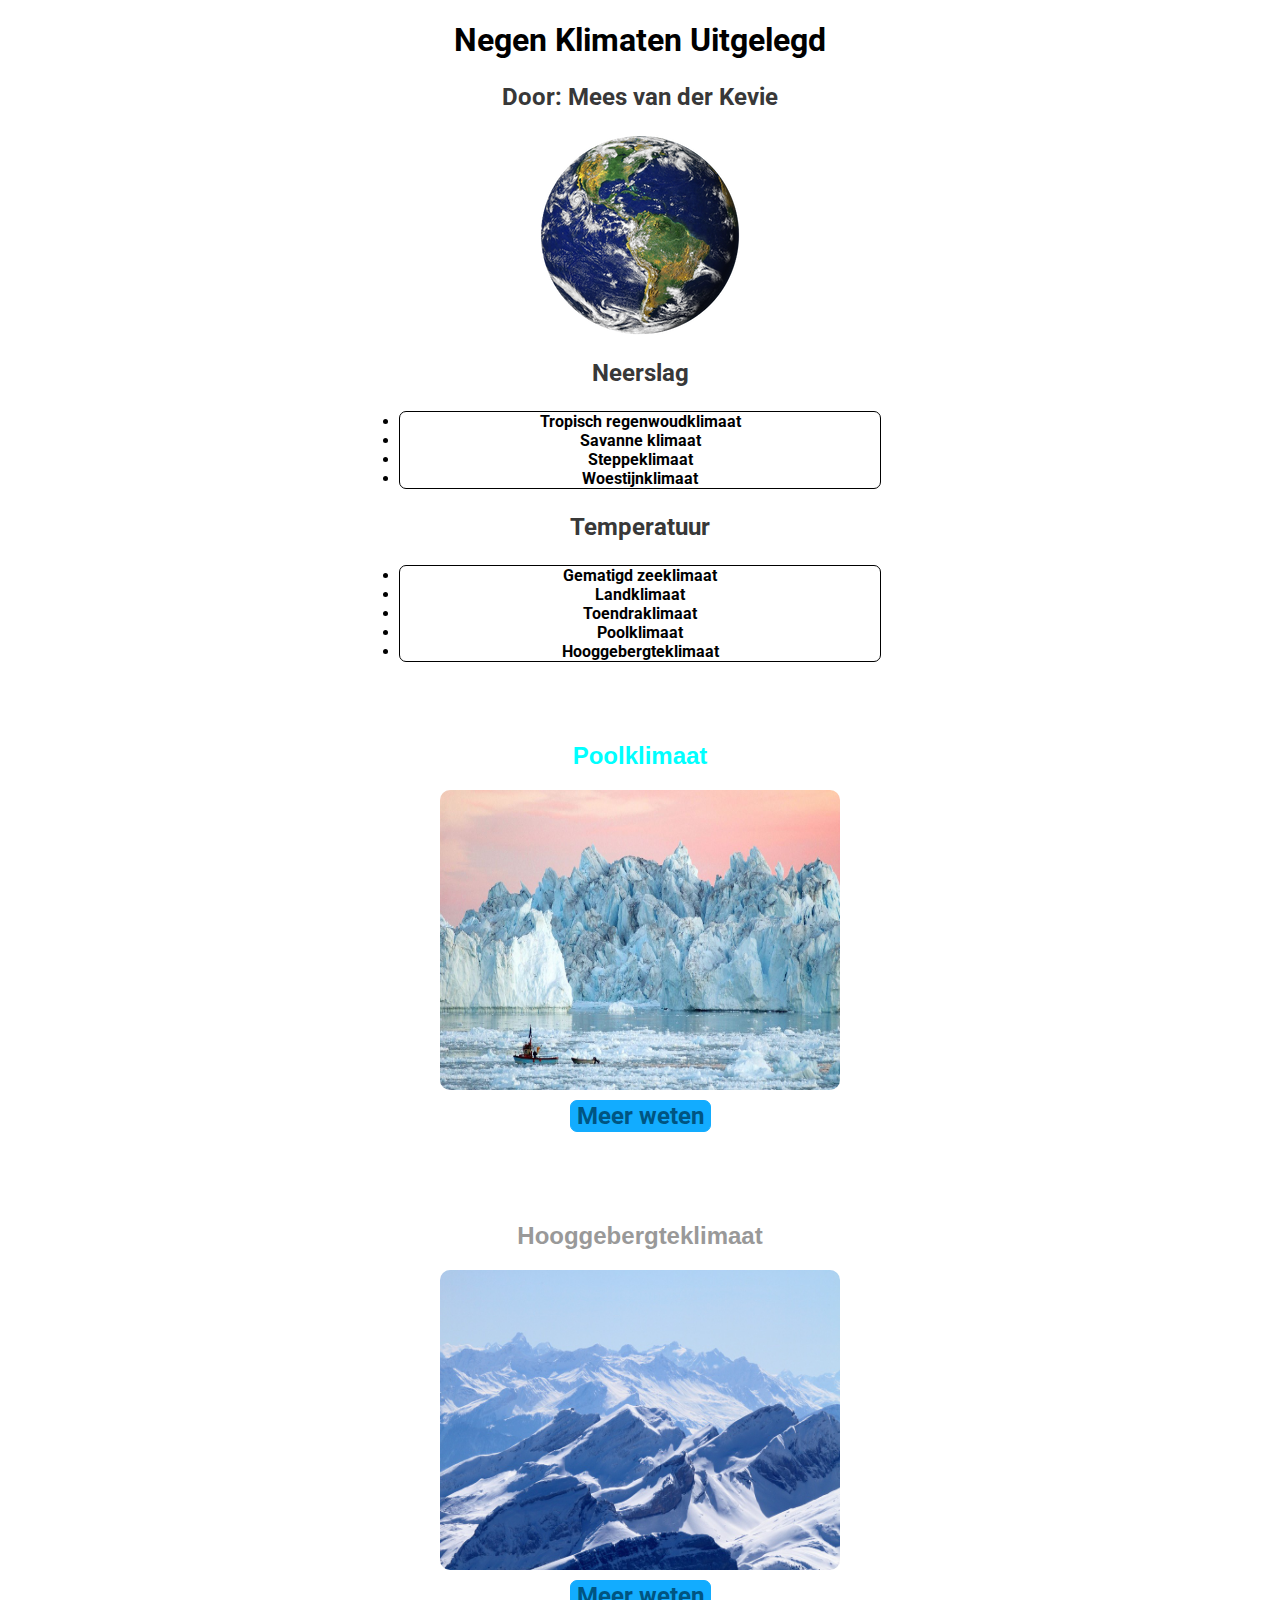
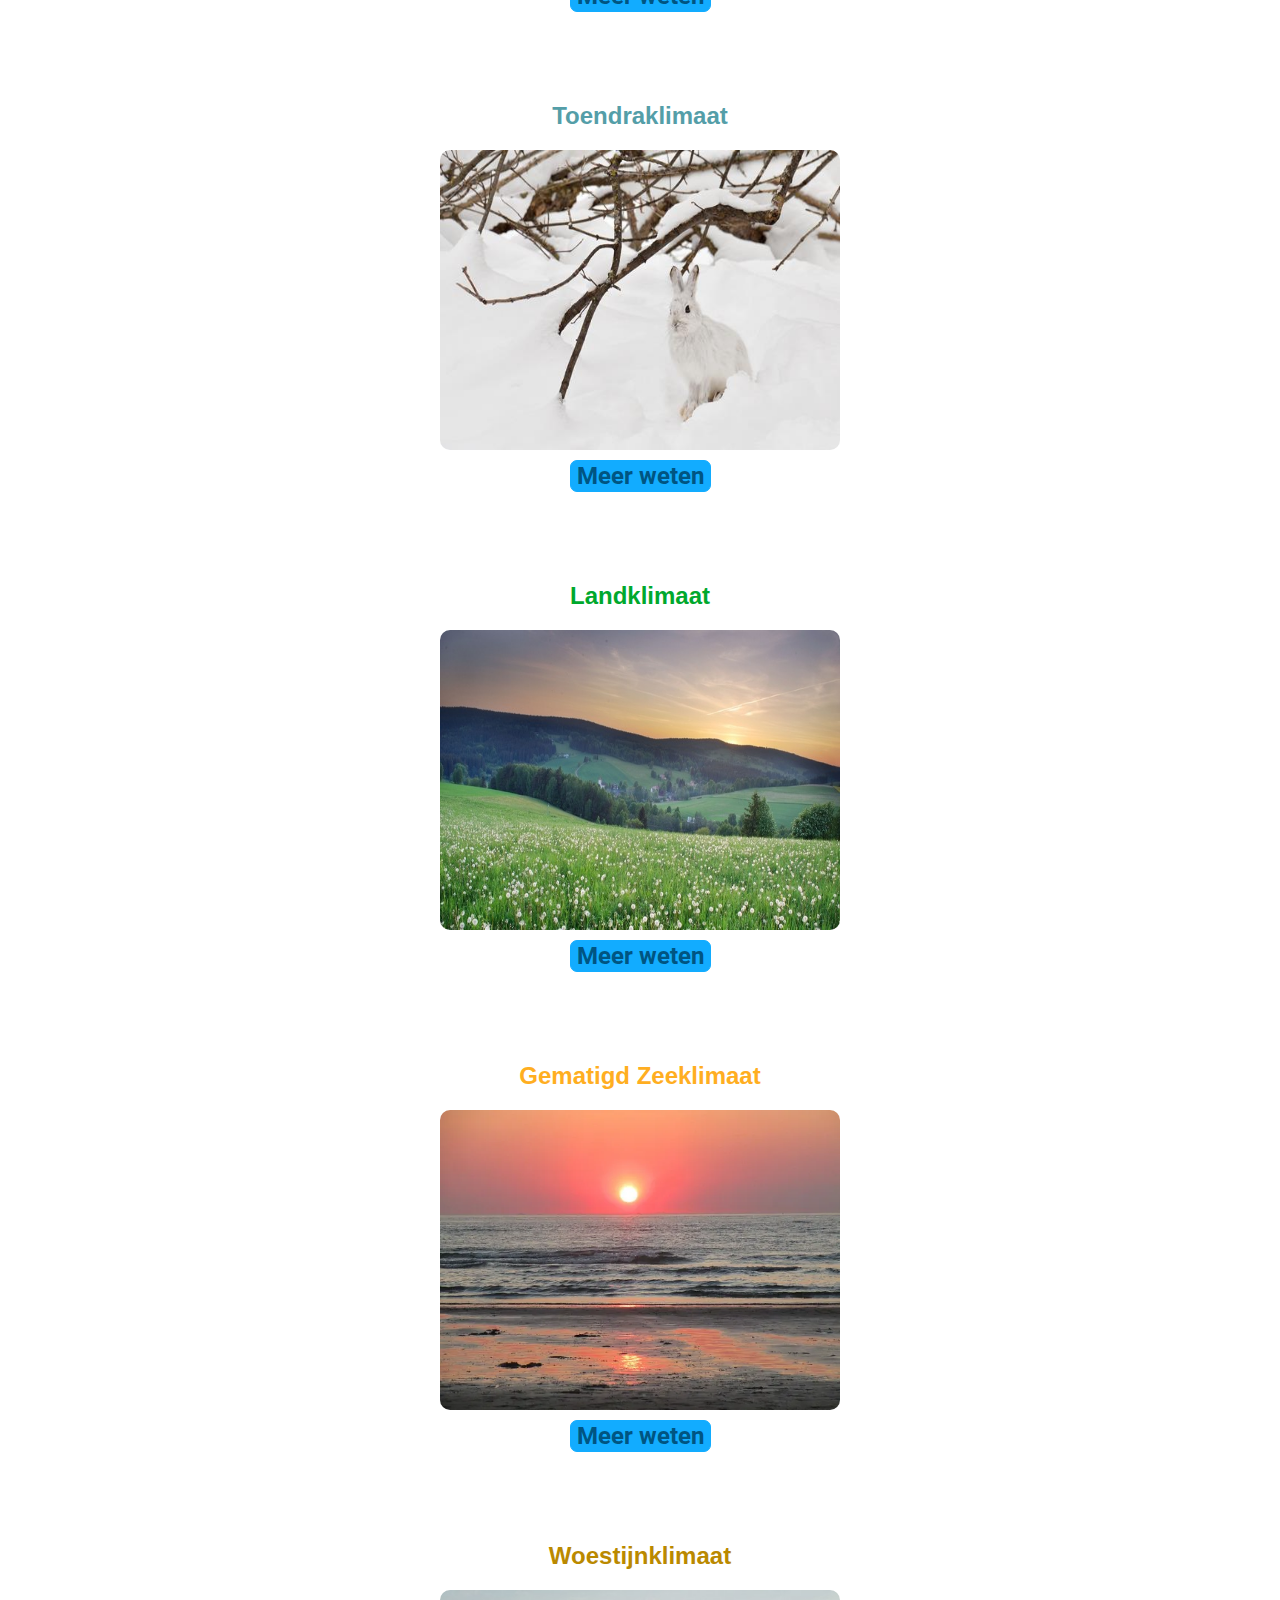
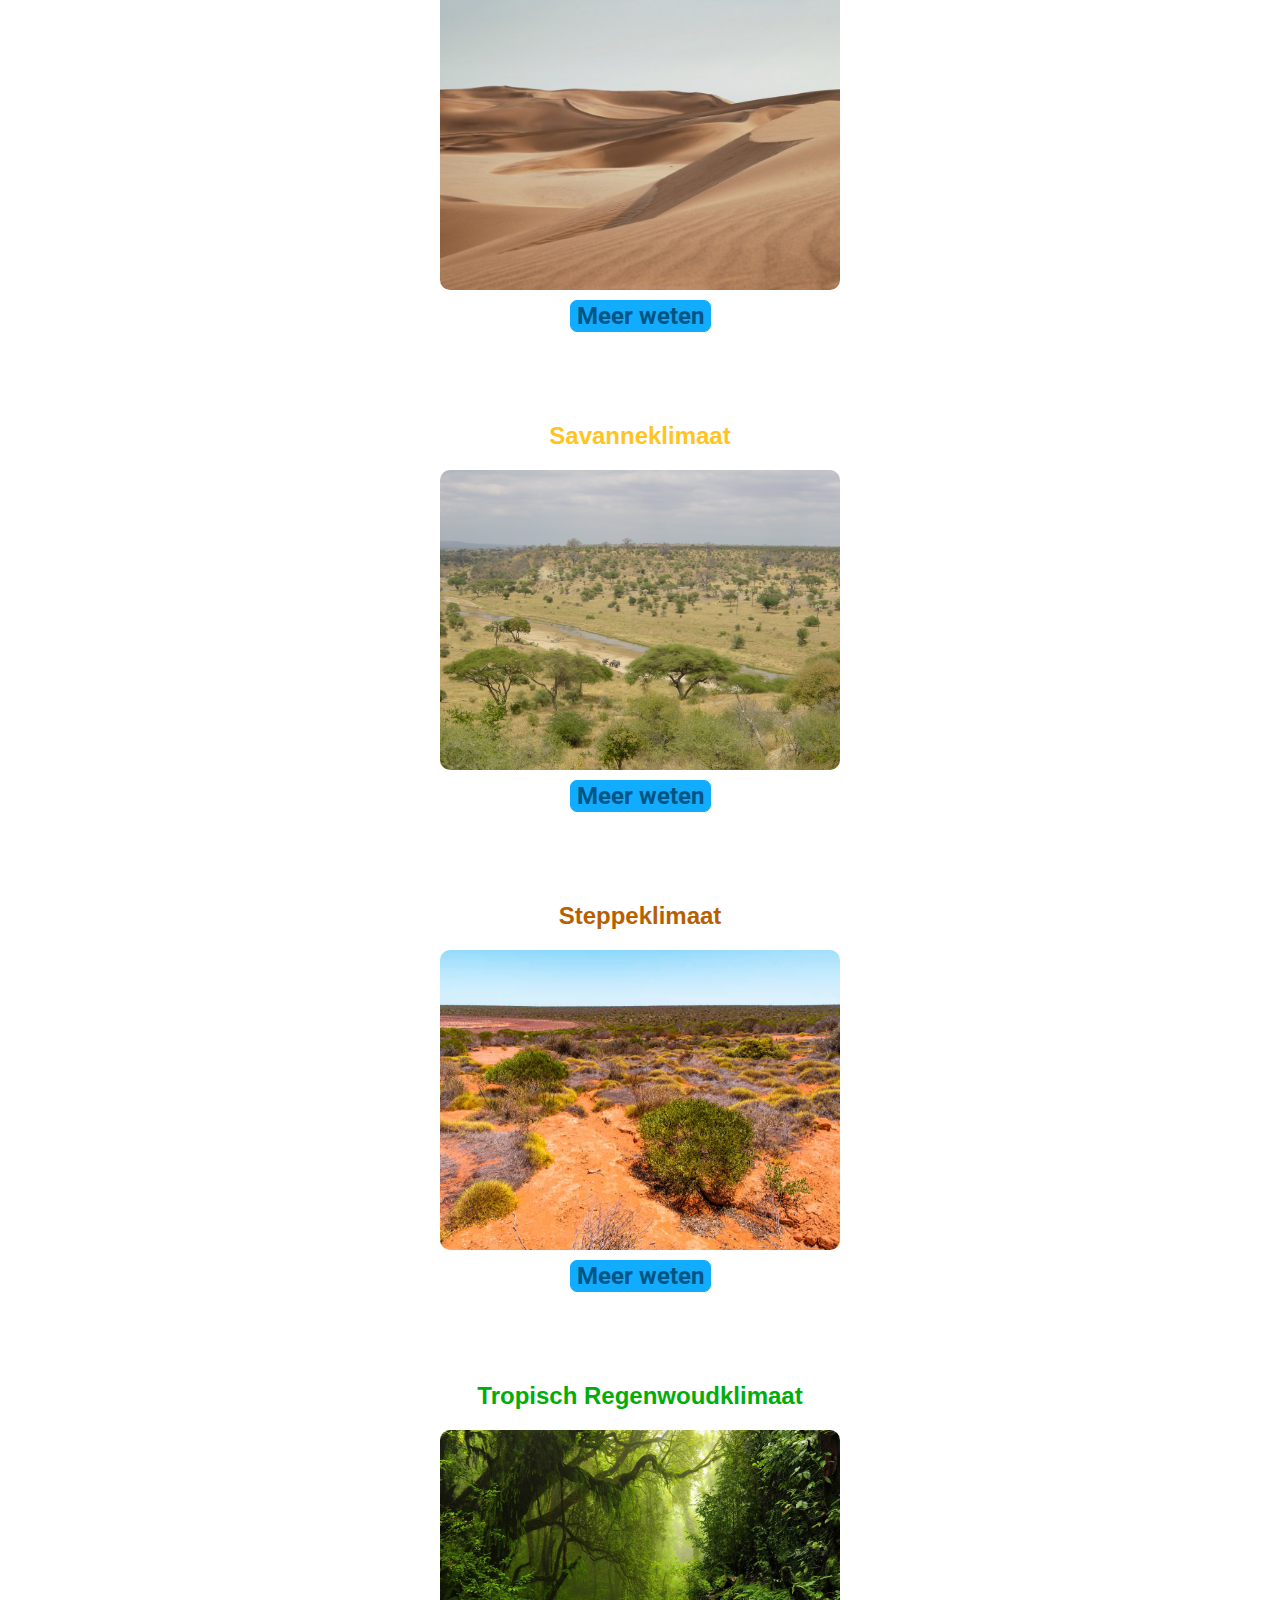
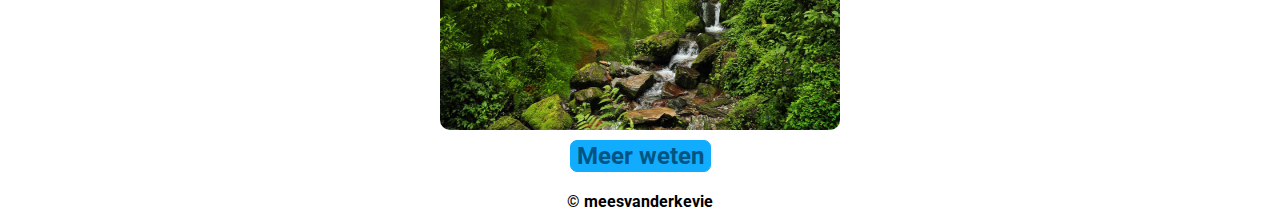
<file: index.html>
<!DOCTYPE html>
<html lang="nl">
<head>
    <meta charset="UTF-8">
    <meta http-equiv="X-UA-Compatible" content="IE=edge">
    <meta name="viewport" content="width=device-width, initial-scale=1.0">
    <link rel="stylesheet" href="style.css">
    <link rel="icon" type="image/png" href="images/aarde.png">
    <!-- Social Media View Settings -->
    <meta property="og:type" content="website">
    <meta property="og:url" content="index.html">
    <meta property="og:title" content="De Negen Klimaten Uitgelegd - Aardrijkskunde">
    <meta property="og:description" content="Alle negen belangrijke klimaten uitgelegd en samengevat!">
    <meta property="og:image" content="../images/aarde.png">
    <title>AK Klimaten</title>
</head>
<body>
    <h1>Negen Klimaten Uitgelegd</h1>
    <h3>Door: Mees van der Kevie</h3>
    <img src="images/aarde.png" class="img-normal" alt="Aarde">

    <h3>Neerslag</h3>
    <div class="list">
        <li>Tropisch regenwoudklimaat</li>
        <li>Savanne klimaat</li>
        <li>Steppeklimaat</li>
        <li>Woestijnklimaat</li>
    </div>

    <h3>Temperatuur</h3>
    <div class="list">
        <li>Gematigd zeeklimaat</li>
        <li>Landklimaat</li>
        <li>Toendraklimaat</li>
        <li>Poolklimaat</li>
        <li>Hooggebergteklimaat</li>
    </div>

    <div>
        <h2 style="color: aqua;">Poolklimaat</h2>


        <a href="klimaten/poolklimaat.html">
            <img class="img-centered" src="images/poolklimaat-img.jpg" alt="Poolklimaat" width="400em" height="300em">
        </a>

        <button>
            <a href="klimaten/poolklimaat.html">
                Meer weten
            </a>
        </button>
    </div>

    <div>
        <h2 style="color: #999999;">Hooggebergteklimaat</h2>

        <a href="klimaten/hooggebergteklimaat.html">
            <img src="images/mountains.jpg" class="img-centered" alt="Hooggebergteklimaat" width="400em" height="300em">
        </a>

        <button>
            <a href="klimaten/hooggebergteklimaat.html">
                Meer weten
            </a>
        </button>
    </div>

    <div>
        <h2 style="color: #549ea8">Toendraklimaat</h2>

        <a href="klimaten/toendraklimaat.html">
            <img src="images/toendraklimaat-img.jpeg" class="img-centered" width="400em" height="300em" alt="Hooggebergteklimaat">
        </a>

        <button>
            <a href="/klimaten/toendraklimaat.html">
                Meer weten
            </a>
        </button>
    </div>

    <div>
        <h2 style="color: #00a82d;">Landklimaat</h2>

        <a href="klimaten/landklimaat.html">
            <img src="images/landklimaat-img.jpg" class="img-centered" width="400em" height="300em" alt="Landklimaat">
        </a>

        <button>
            <a href="klimaten/landklimaat.html">Meer weten</a>
        </button>
    </div>

    <div>
        <h2 style="color: #ffae21;">Gematigd Zeeklimaat</h2>

        <a href="klimaten/gematigd-zeeklimaat.html">
            <img src="images/gematigd-zeeklimaat.webp" class="img-centered" alt="Zonsondergang" width="400em" height="300em">
        </a>

        <button>
            <a href="klimaten/gematigd-zeeklimaat.html">Meer weten</a>
        </button>
    </div>

    <div>
        <h2 style="color: #ba8900;">Woestijnklimaat</h2>

        <a href="klimaten/woestijnklimaat.html">
            <img src="images/woestijn-img.jpg" class="img-centered" alt="Woestijn" width="400em" height="300em"/>
        </a>

        <button>
            <a href="klimaten/woestijnklimaat.html">Meer weten</a>
        </button>
    </div>

    <div>
        <h2 style="color: #ffc421;">Savanneklimaat</h2>

        <a href="klimaten/savanneklimaat.html">
            <img src="images/savanneklimaat.jpg" class="img-centered" alt="Savanne" width="400em" height="300em"/>
        </a>

        <button>
            <a href="klimaten/savanneklimaat.html">Meer weten</a>
        </button>
    </div>

    <div>
        <h2 style="color: #b85f00">Steppeklimaat</h2>

        <a href="klimaten/steppeklimaat.html">
            <img src="images/steppeklimaat.jpg" class="img-centered" alt="Steppeklimaat" width="400em" height="300em"/>
        </a>

        <button>
            <a href="klimaten/steppeklimaat.html">Meer weten</a>
        </button>

    </div>

    <div>
        <h2 style="color: #00ad09">Tropisch Regenwoudklimaat</h2>

        <a href="klimaten/tropisch-regenwoudklimaat.html">
            <img src="images/tropisch-regenwoud.jpg" class="img-centered" alt="Regenwoud" width="400em" height="300em"/>
        </a>

        <button>
            <a href="klimaten/tropisch-regenwoudklimaat.html">Meer weten</a>
        </button>
    </div>
</body>

<footer>© meesvanderkevie</footer>
</html>
</file>
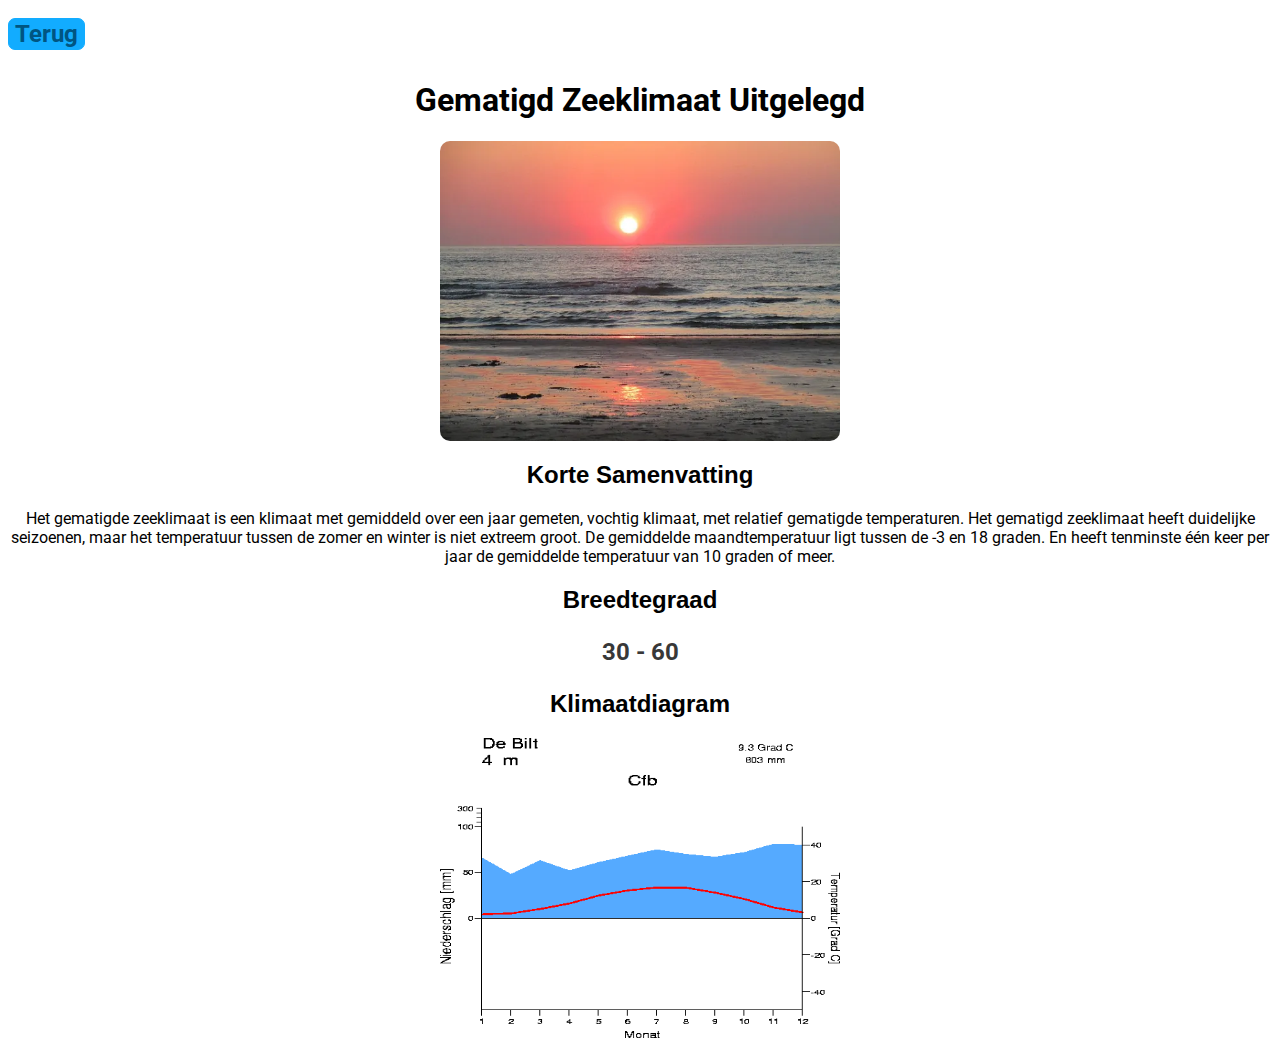
<file: klimaten/gematigd-zeeklimaat.html>
<!DOCTYPE html>
<html lang="nl">
<head>
    <meta charset="UTF-8">
    <meta http-equiv="X-UA-Compatible" content="IE=edge">
    <meta name="viewport" content="width=device-width, initial-scale=1.0">
    <link rel="icon" type="image/png" href="../images/aarde.png">
    <link rel="stylesheet" href="../style.css">
    <title>Gematigd Zeeklimaat Uitgelegd</title>
</head>
<body>
    <button>
        <a style="text-align: left;" href="../index.html">Terug</a>
    </button>
    <h1>Gematigd Zeeklimaat Uitgelegd</h1>

    <img src="../images/gematigd-zeeklimaat.webp" class="img-normal" alt="Zonsondergang" width="400em" height="300em">

    <h2>Korte Samenvatting</h2>
    <p>Het gematigde zeeklimaat is een klimaat met gemiddeld over een jaar gemeten, vochtig klimaat, met relatief gematigde temperaturen.
        Het gematigd zeeklimaat heeft duidelijke seizoenen, maar het temperatuur tussen de zomer en winter is niet extreem groot.
        De gemiddelde maandtemperatuur ligt tussen de -3 en 18 graden.
        En heeft tenminste één keer per jaar de gemiddelde temperatuur van 10 graden of meer.
    </p>

    <h2>Breedtegraad</h2>
    <h3>30 - 60</h3>


    <h2>Klimaatdiagram</h2>
    <img src="../images/debilt.png" class="img-normal" alt="klimaatdiagram-gematigd-zeeklimaat" width="400em" height="300em">
</html>
</file>
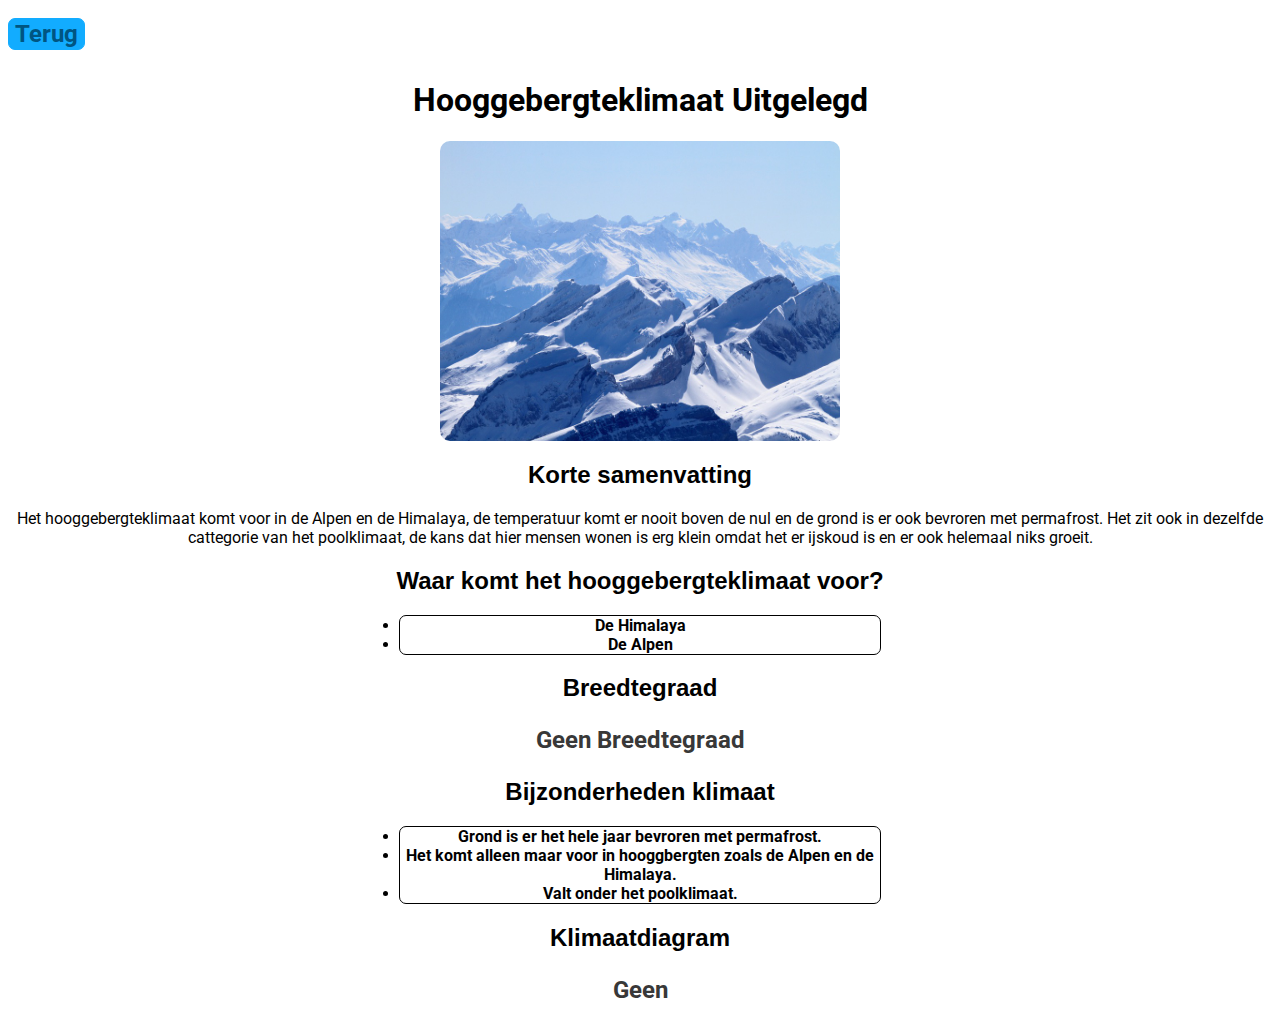
<file: klimaten/hooggebergteklimaat.html>
<!DOCTYPE html>
<html lang="nl">
<head>
    <meta charset="UTF-8">
    <meta http-equiv="X-UA-Compatible" content="IE=edge">
    <meta name="viewport" content="width=device-width, initial-scale=1.0">
    <link rel="icon" type="image/png" href="../images/aarde.png">
    <link rel="stylesheet" href="../style.css">
    <title>Hooggebergteklimaat Uitgelegd</title>
</head>
<body>
    <button>
        <a style="text-align: left;" href="../index.html">Terug</a>
    </button>

    
    <h1>Hooggebergteklimaat Uitgelegd</h1>
    <img src="../images/mountains.jpg" class="img-normal" alt="Hooggebergteklimaat" width="400em" height="300em">

    <h2>Korte samenvatting</h2>
    <p>Het hooggebergteklimaat komt voor in de Alpen en de Himalaya, de temperatuur komt er nooit boven de nul en de grond is er ook bevroren met permafrost.
        Het zit ook in dezelfde cattegorie van het poolklimaat, de kans dat hier mensen wonen is erg klein omdat het er ijskoud is en er ook helemaal niks groeit.
    </p>

    <h2>Waar komt het hooggebergteklimaat voor?</h2>

    <div class="list">
        <li>De Himalaya</li>
        <li>De Alpen</li>
    </div>


    <h2>Breedtegraad</h2>
    <h3>Geen Breedtegraad</h3>

    <h2>Bijzonderheden klimaat</h2>

    <div class="list">
        <li>Grond is er het hele jaar bevroren met permafrost.</li>
        <li>Het komt alleen maar voor in hooggbergten zoals de Alpen en de Himalaya.</li>
        <li>Valt onder het poolklimaat.</li>
    </div>

    <h2>Klimaatdiagram</h2>
    <h3>Geen</h3>

    <h2></h2>
</body>
</html>
</file>
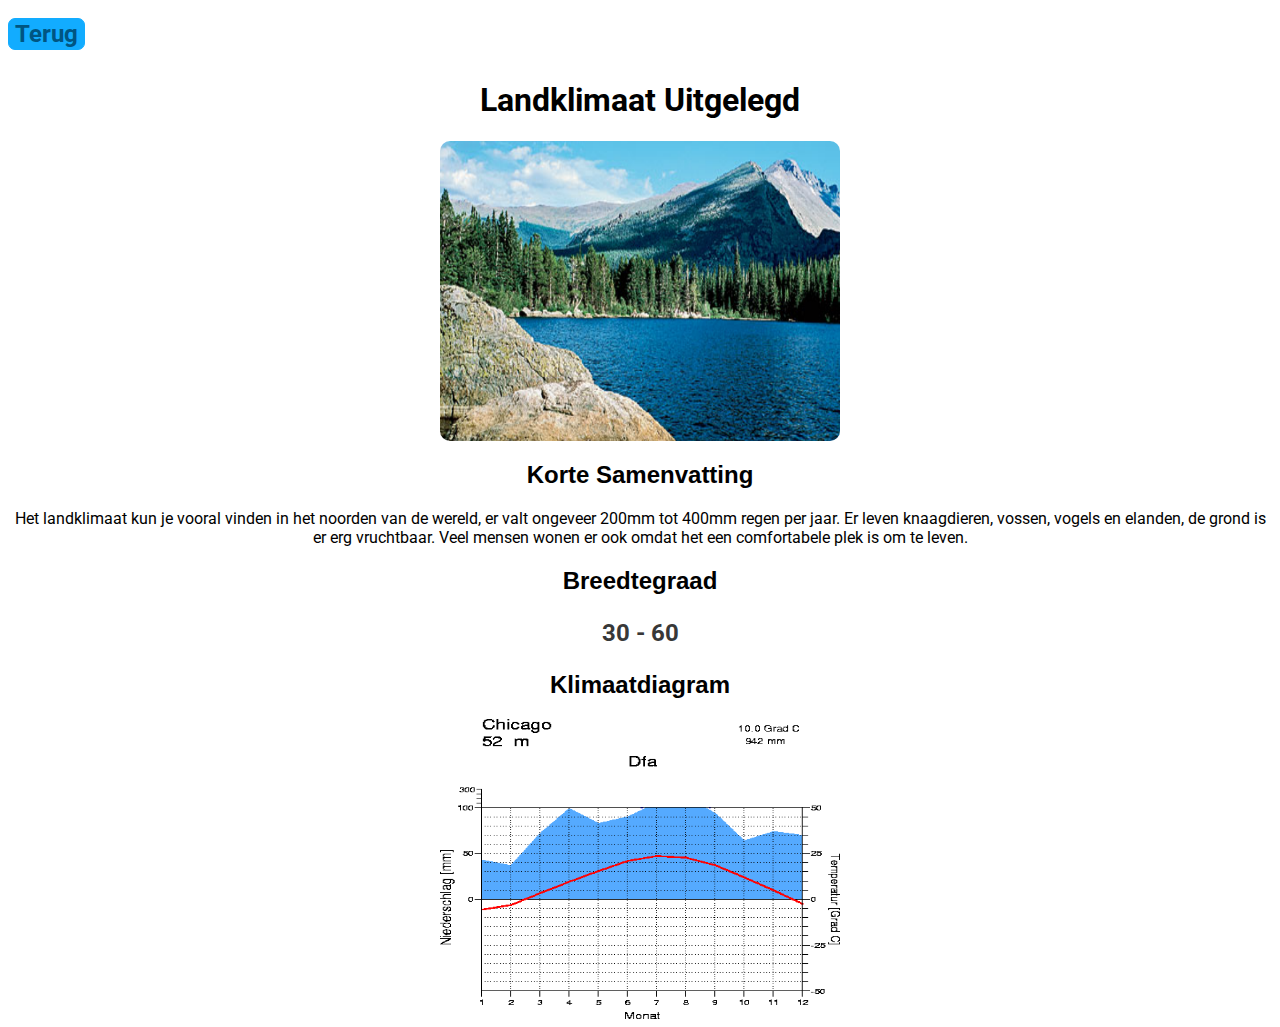
<file: klimaten/landklimaat.html>
<!DOCTYPE html>
<html lang="nl">
<head>
    <meta charset="UTF-8">
    <meta http-equiv="X-UA-Compatible" content="IE=edge">
    <meta name="viewport" content="width=device-width, initial-scale=1.0">
    <link rel="icon" type="image/png" href="../images/aarde.png">
    <link rel="stylesheet" href="../style.css">
    <title>Landklimaat Uitgelegd</title>
</head>
<body>
    <button>
        <a style="text-align: left;" href="../index.html">Terug</a>
    </button>
    <h1>Landklimaat Uitgelegd</h1>

    <img src="../images/landklimaat-img.png" class="img-normal" width="400em" height="300em" alt="landklimaat" />

    <h2>Korte Samenvatting</h2>
    <p>Het landklimaat kun je vooral vinden in het noorden van de wereld, er valt ongeveer 200mm tot 400mm regen per jaar.
        Er leven knaagdieren, vossen, vogels en elanden, de grond is er erg vruchtbaar. Veel mensen wonen er ook omdat het een comfortabele
        plek is om te leven.
    </p>

    <h2>Breedtegraad</h2>
    <h3>30 - 60</h3>

    <h2>Klimaatdiagram</h2>
    <img src="../images/chicago.png" class="img-normal" width="400em" height="300em" alt="landklimaat-diagram">
</body>
</html>
</file>
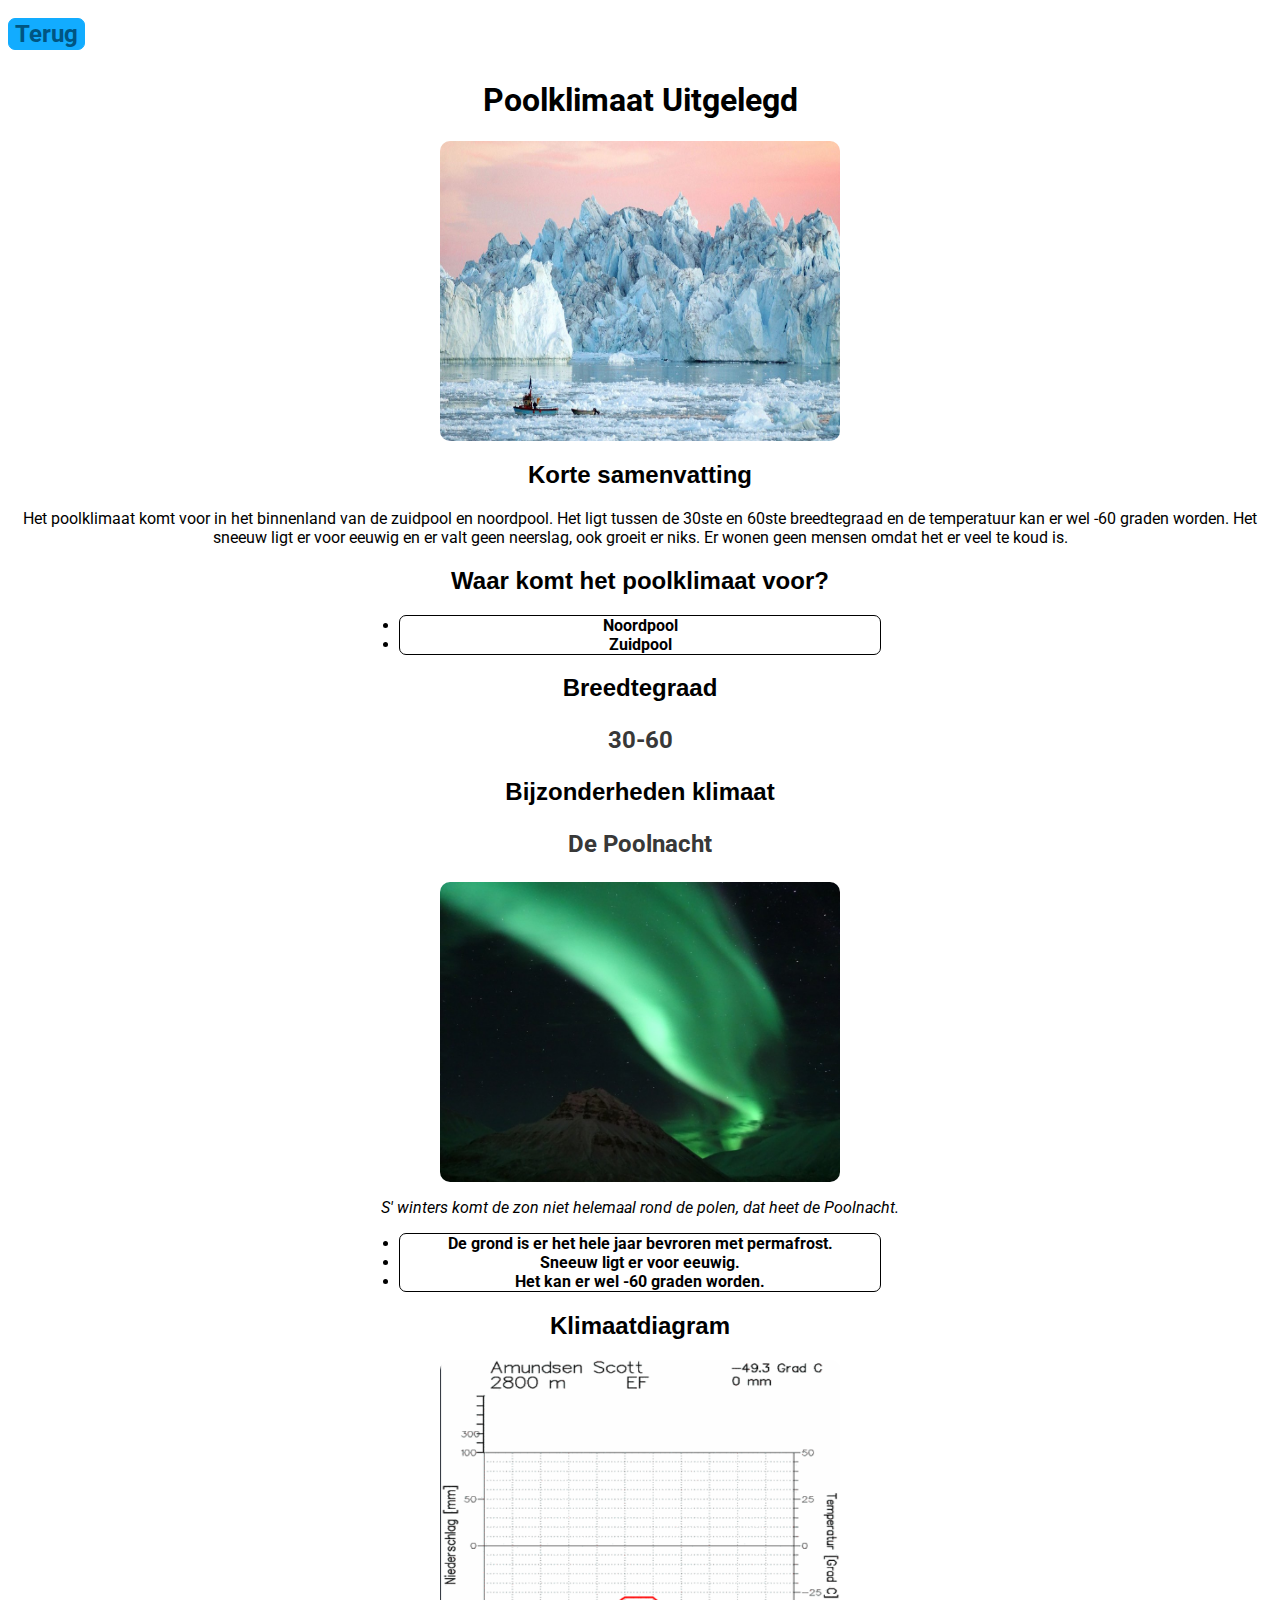
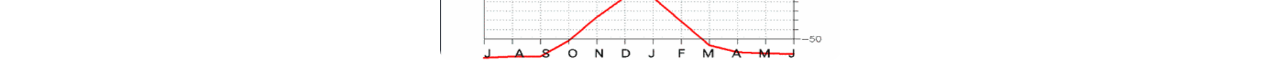
<file: klimaten/poolklimaat.html>
<!DOCTYPE html>
<html lang="nl">
<head>
    <meta charset="UTF-8">
    <meta http-equiv="X-UA-Compatible" content="IE=edge">
    <meta name="viewport" content="width=device-width, initial-scale=1.0">
    <link rel="icon" type="image/png" href="images/aarde.png">
    <link rel="icon" type="image/png" href="../images/aarde.png">
    <link rel="stylesheet" href="../style.css">
    <title>Poolklimaat Uitgelegd</title>
</head>
<body>
    <button>
        <a style="text-align: left;" href="../index.html">Terug</a>
    </button>
    
    <h1>Poolklimaat Uitgelegd</h1>
    <img src="../images/poolklimaat-img.jpg" class="img-normal" alt="Poolklimaat" width="400em" height="300em">

    <h2>Korte samenvatting</h2>
    <p>Het poolklimaat komt voor in het binnenland van de zuidpool en noordpool. Het ligt tussen de 30ste en 60ste breedtegraad en de temperatuur kan er wel -60 graden worden. Het sneeuw ligt er voor eeuwig en er valt geen neerslag, ook groeit er niks. Er wonen geen mensen omdat het er veel te koud is.</p>

    <h2>Waar komt het poolklimaat voor?</h2>
    <div class="list">
        <li>Noordpool</li>
        <li>Zuidpool</li>
    </div>

    <h2>Breedtegraad</h2>

    <h3>30-60</h3>

    <h2>Bijzonderheden klimaat</h2>

    <h3>De Poolnacht</h3>
    <img src="../images/poolnacht.jpg" class="img-normal" alt="poolnacht" width="400em" height="300em">
    <p><em>S' winters komt de zon niet helemaal rond de polen, dat heet de Poolnacht.</em></p>

    <div class="list">
        <li>De grond is er het hele jaar bevroren met permafrost.</li>
        <li>Sneeuw ligt er voor eeuwig.</li>
        <li>Het kan er wel -60 graden worden.</li>
    </div>

    <h2>Klimaatdiagram</h2>
    <img src="../images/klimaatdiagram-poolklimaat.png" class="img-normal" alt="klimaatdiagram-poolklimaat" width="400em" height="300em">

</body>
</html>
</file>
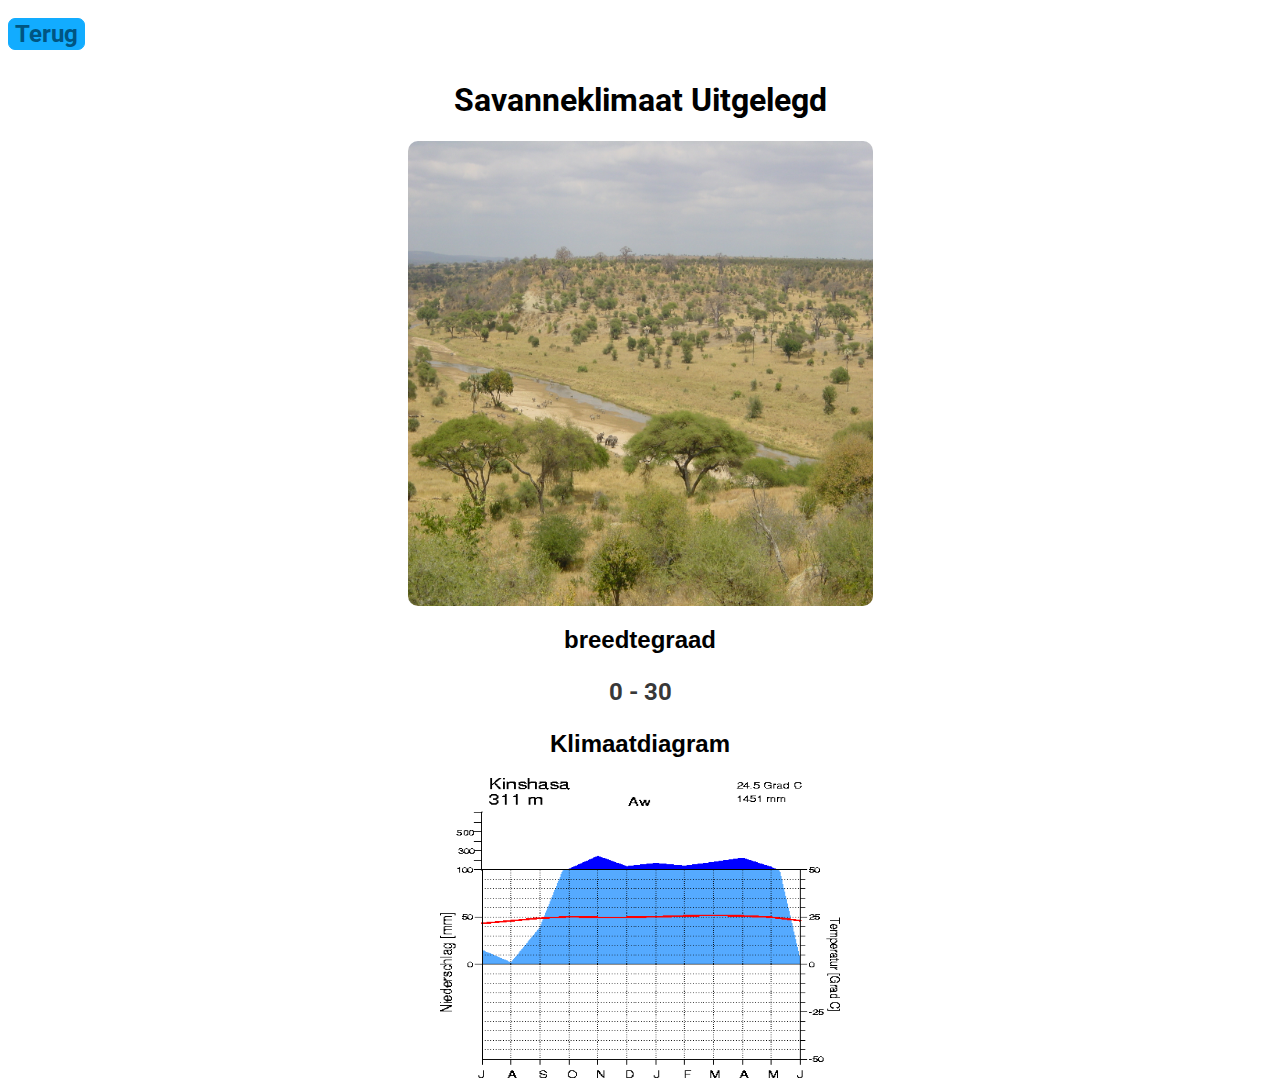
<file: klimaten/savanneklimaat.html>
<!DOCTYPE html>
<html lang="nl">
<head>
    <meta charset="UTF-8">
    <meta http-equiv="X-UA-Compatible" content="IE=edge">
    <meta name="viewport" content="width=device-width, initial-scale=1.0">
    <link rel="icon" type="image/png" href="../images/aarde.png">
    <link rel="stylesheet" href="../style.css">
    <title>Savanneklimaat Uitgelegd</title>
</head>
<body>
    <button>
        <a style="text-align: left;" href="../index.html">Terug</a>
    </button>

    <h1>Savanneklimaat Uitgelegd</h1>
    <img class="img-normal" width="465em" height="465em" src="../images/savanneklimaat.jpg">

    <h2>breedtegraad</h2>
    <h3>0 - 30</h3>


    <h2>Klimaatdiagram</h2>
    <img src="../images/kinshasa.gif" class="img-normal" alt="klimaatdiagram-savanneklimaat" width="400em" height="300em">
</body>
</html>
</file>
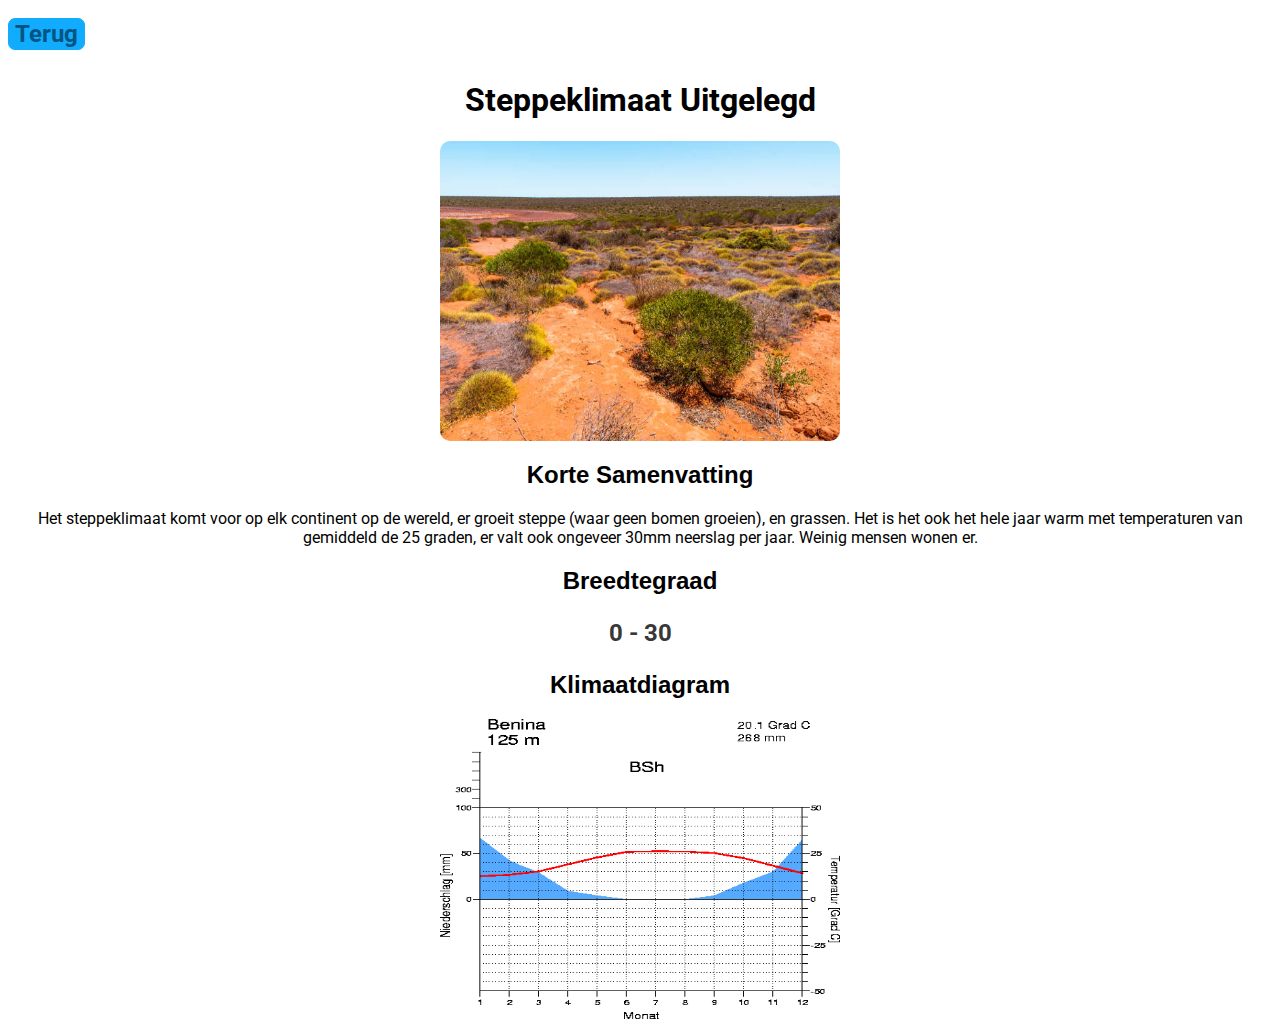
<file: klimaten/steppeklimaat.html>
<!DOCTYPE html>
<html lang="nl">
<head>
    <meta charset="UTF-8">
    <meta http-equiv="X-UA-Compatible" content="IE=edge">
    <meta name="viewport" content="width=device-width, initial-scale=1.0">
    <link rel="icon" type="image/png" href="../images/aarde.png">
    <link rel="stylesheet" href="../style.css">
    <title>Steppeklimaat Uitgelegd</title>
</head>
<body>
    <button>
        <a style="text-align: left;" href="../index.html">Terug</a>
    </button>
    <h1>Steppeklimaat Uitgelegd</h1>

    <img src="../images/steppeklimaat.jpg" class="img-normal" alt="steppeklimaat" width="400em" height="300em">

    <h2>Korte Samenvatting</h2>
    <p>Het steppeklimaat komt voor op elk continent op de wereld, er groeit steppe (waar geen bomen groeien), en grassen.
        Het is het ook het hele jaar warm met temperaturen van gemiddeld de 25 graden, er valt ook ongeveer 30mm neerslag per jaar.
        Weinig mensen wonen er.
    </p>

    <h2>Breedtegraad</h2>
    <h3>0 - 30</h3>

    <h2>Klimaatdiagram</h2>

    <img src="../images/benina.png" class="img-normal" alt="klimaatdiagram-steppeklimaat" width="400em" height="300em"/>
</body>
</html>
</file>
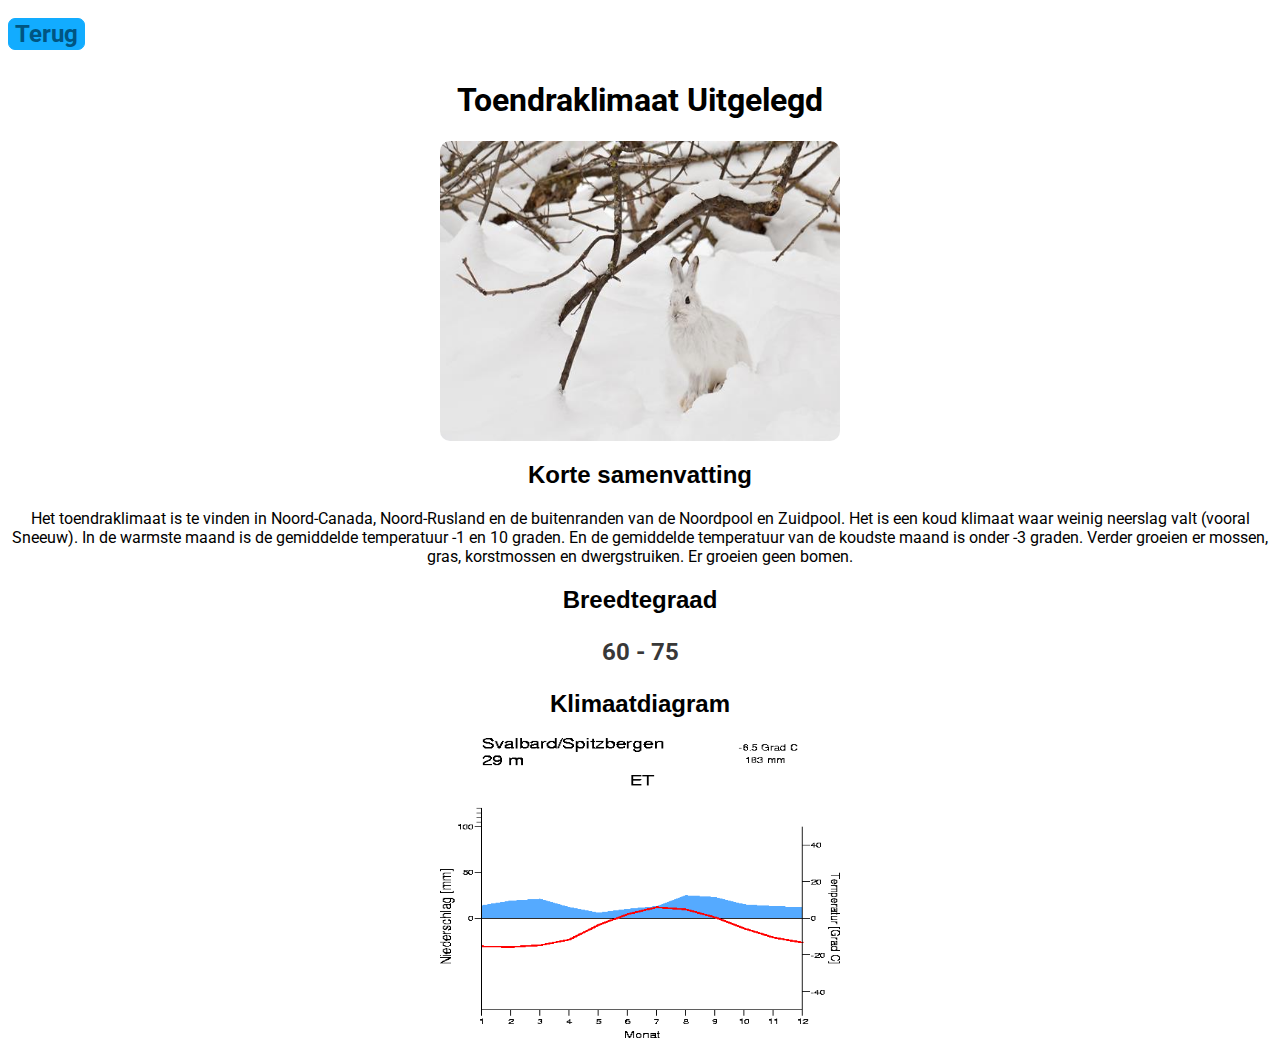
<file: klimaten/toendraklimaat.html>
<!DOCTYPE html>
<html lang="nl">
<head>
    <meta charset="UTF-8">
    <meta http-equiv="X-UA-Compatible" content="IE=edge">
    <meta name="viewport" content="width=device-width, initial-scale=1.0">
    <link rel="icon" type="image/png" href="../images/aarde.png">
    <link rel="stylesheet" href="../style.css">
    <title>Toendraklimaat Uitgelegd</title>
</head>
<body>
    <button>
        <a style="text-align: left;" href="../index.html">Terug</a>
    </button>
    <h1>Toendraklimaat Uitgelegd</h1>

    <img src="../images/toendraklimaat-img.jpeg" class="img-normal" alt="toendraklimaat" width="400em" height="300em">

    <h2>Korte samenvatting</h2>
    <p>Het toendraklimaat is te vinden in Noord-Canada, Noord-Rusland en de buitenranden van de Noordpool en Zuidpool.
        Het is een koud klimaat waar weinig neerslag valt (vooral Sneeuw). In de warmste maand is de gemiddelde temperatuur -1 en 10 graden.
        En de gemiddelde temperatuur van de koudste maand is onder -3 graden.
        Verder groeien er mossen, gras, korstmossen en dwergstruiken. Er groeien geen bomen.
    </p>

    <h2>Breedtegraad</h2>
    <h3>60 - 75</h3>

    <h2>Klimaatdiagram</h2>

    <img src="../images/svalbard.png" class="img-normal" alt="klimaatdiagram-toendraklimaat" width="400em" height="300em">
</body>
</html>
</file>
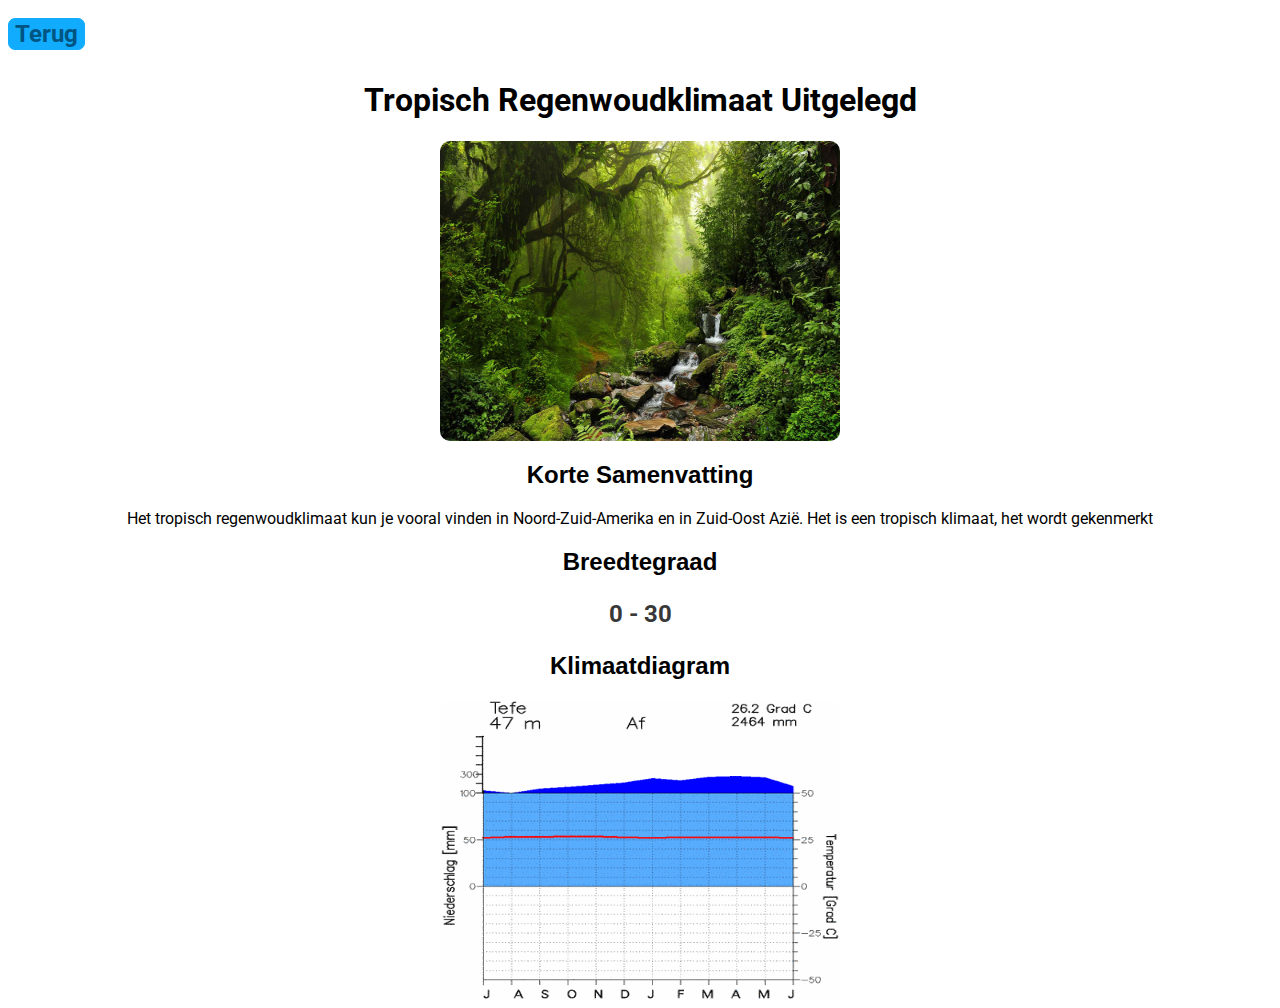
<file: klimaten/tropisch-regenwoudklimaat.html>
<!DOCTYPE html>
<html lang="nl">
<head>
    <meta charset="UTF-8">
    <meta http-equiv="X-UA-Compatible" content="IE=edge">
    <meta name="viewport" content="width=device-width, initial-scale=1.0">
    <link rel="icon" type="image/png" href="../images/aarde.png">
    <link rel="stylesheet" href="../style.css">
    <title>Tropisch Regenwoudklimaat</title>
</head>
<body>
    <button>
        <a style="text-align: left;" href="../index.html">Terug</a>
    </button>
    <h1>Tropisch Regenwoudklimaat Uitgelegd</h1>

    <img src="../images/tropisch-regenwoud.jpg" class="img-normal" alt="tropisch-regenwoudklimaat" width="400em" height="300em">

    <h2>Korte Samenvatting</h2>
    <p>Het tropisch regenwoudklimaat kun je vooral vinden in Noord-Zuid-Amerika en in Zuid-Oost Azië. Het is een tropisch klimaat, het wordt gekenmerkt </p>

    <h2>Breedtegraad</h2>
    <h3>0 - 30</h3>

    <h2>Klimaatdiagram</h2>
    <img src="../images/tefe.gif" class="img-normal" alt="klimaat diagram tropisch regenwoudklimaat" width="400em" height="300em"/>
</body>
</html>
</file>
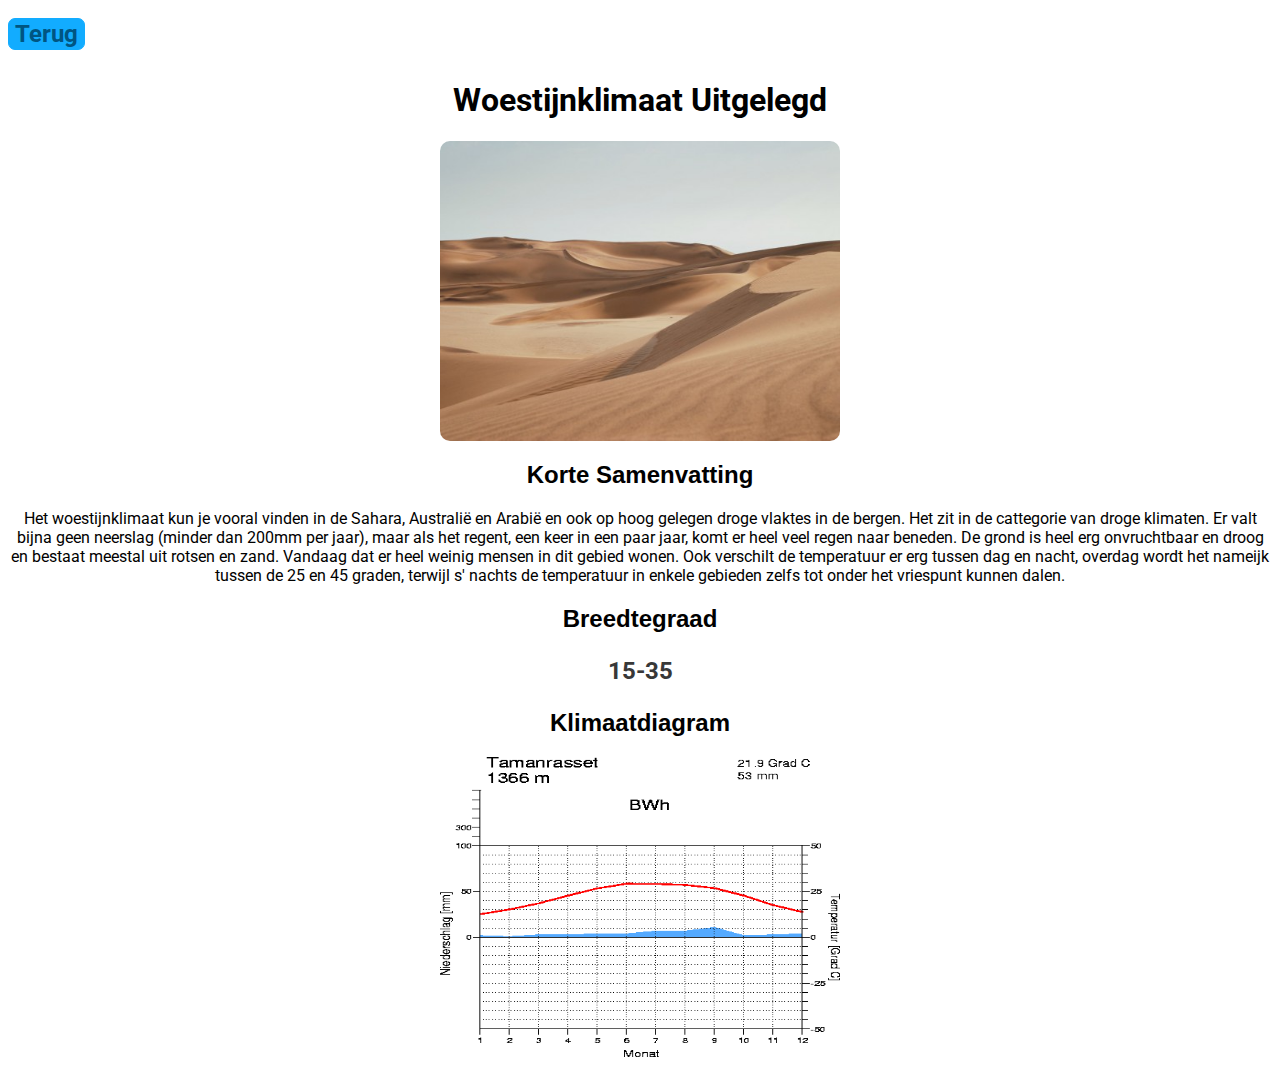
<file: klimaten/woestijnklimaat.html>
<!DOCTYPE html>
<html lang="nl">
<head>
    <meta charset="UTF-8">
    <meta http-equiv="X-UA-Compatible" content="IE=edge">
    <meta name="viewport" content="width=device-width, initial-scale=1.0">
    <link rel="icon" type="image/png" href="../images/aarde.png">
    <link rel="stylesheet" href="../style.css">
    <title>Woestijnklimaat Uitgelegd</title>
</head>
<body>
    <button>
        <a style="text-align: left;" href="../index.html">Terug</a>
    </button>
    <h1>Woestijnklimaat Uitgelegd</h1>

    <img src="../images/woestijn-img.jpg" class="img-normal" alt="woestijn-img" width="400em" height="300em">

    <h2>Korte Samenvatting</h2>
    <p>Het woestijnklimaat kun je vooral vinden in de Sahara, Australië en Arabië en ook op hoog gelegen droge vlaktes in de bergen. Het zit in de cattegorie van droge klimaten. Er valt bijna geen neerslag (minder dan 200mm per jaar), maar als het regent, een keer in een paar jaar, komt er heel veel regen naar beneden. De grond is heel erg onvruchtbaar en droog en bestaat meestal uit rotsen en zand. Vandaag dat er heel weinig mensen in dit gebied wonen. Ook verschilt de temperatuur er erg tussen dag en nacht, overdag wordt het nameijk tussen de 25 en 45 graden, terwijl s' nachts de temperatuur in enkele gebieden zelfs tot onder het vriespunt kunnen dalen.</p>

    <h2>Breedtegraad</h2>
    <h3>15-35</h3>

    <h2>Klimaatdiagram</h2>
    <img src="../images/tamanrasset.png" class="img-normal" alt="klimaatdiagram-woestijnklimaat" width="400em" height="300em">
</body>
</html>
</file>
<file: style.css>
@import url('https://fonts.googleapis.com/css2?family=Roboto&display=swap');

div {
    text-align: center;
    font-family: 'Roboto', sans-serif;
    border-radius: 7px;
    margin-top: 5em;
}

h1 {
    font-family: 'Roboto', sans-serif;
    font-weight: bold;
    text-align: center;
}

.img-centered {
    display: block;
    margin-left: auto;
    margin-right: auto;
    border-radius: 10px;
    transition: all 0.5s ease-in-out;
}

.img-centered:hover {
    opacity: 0.7;
}

h2 {
  font-family: 'Merriweather', sans-serif;
  font-weight: semi-bold;
  font-size: 1.5rem;
  text-align: center;
}

.img-normal {
    display: block;
    margin-left: auto;
    margin-right: auto;
    border-radius: 10px;
}

button {
    background-color: #12acff;
    border-radius: 7px;
    border: 1px solid #12acff;
    margin-top: 10px;
    margin-bottom: 10px;
    transition: all 0.5s ease-in-out;
}

button:hover {
    background: #005582;
    border: 1px solid #12acff;
}

a {
    font-size: 1.5rem;
    text-decoration: none;
    color: #005582;
    font-weight: bold;
    font-family: 'Roboto', sans-serif;
    transition: all 0.5s ease-in-out;
}

a:hover {
    color: white !important;
}

h3 {
    font-weight: bold;
    font-family: 'Roboto', sans-serif;
    font-size: 1.5rem;
    color: #383838;
    text-align: center;
}

.zwart {
    color: black;
}

.list {
    border: 1px solid black;
    border-radius: 7px;
    margin-top: 3px;
    max-width: 30em;
    margin-left: auto;
    margin-right: auto;
}

li {
    text-align: center;
    font-weight: bold;
    font-family: 'Roboto', sans-serif;
}

p {
    text-align: center;
    font-family: 'Roboto', sans-serif;
}

footer {
    text-align: center;
    font-family: 'Roboto', sans-serif;
    margin-top: 10px;
    font-weight: bold;
}
</file>
